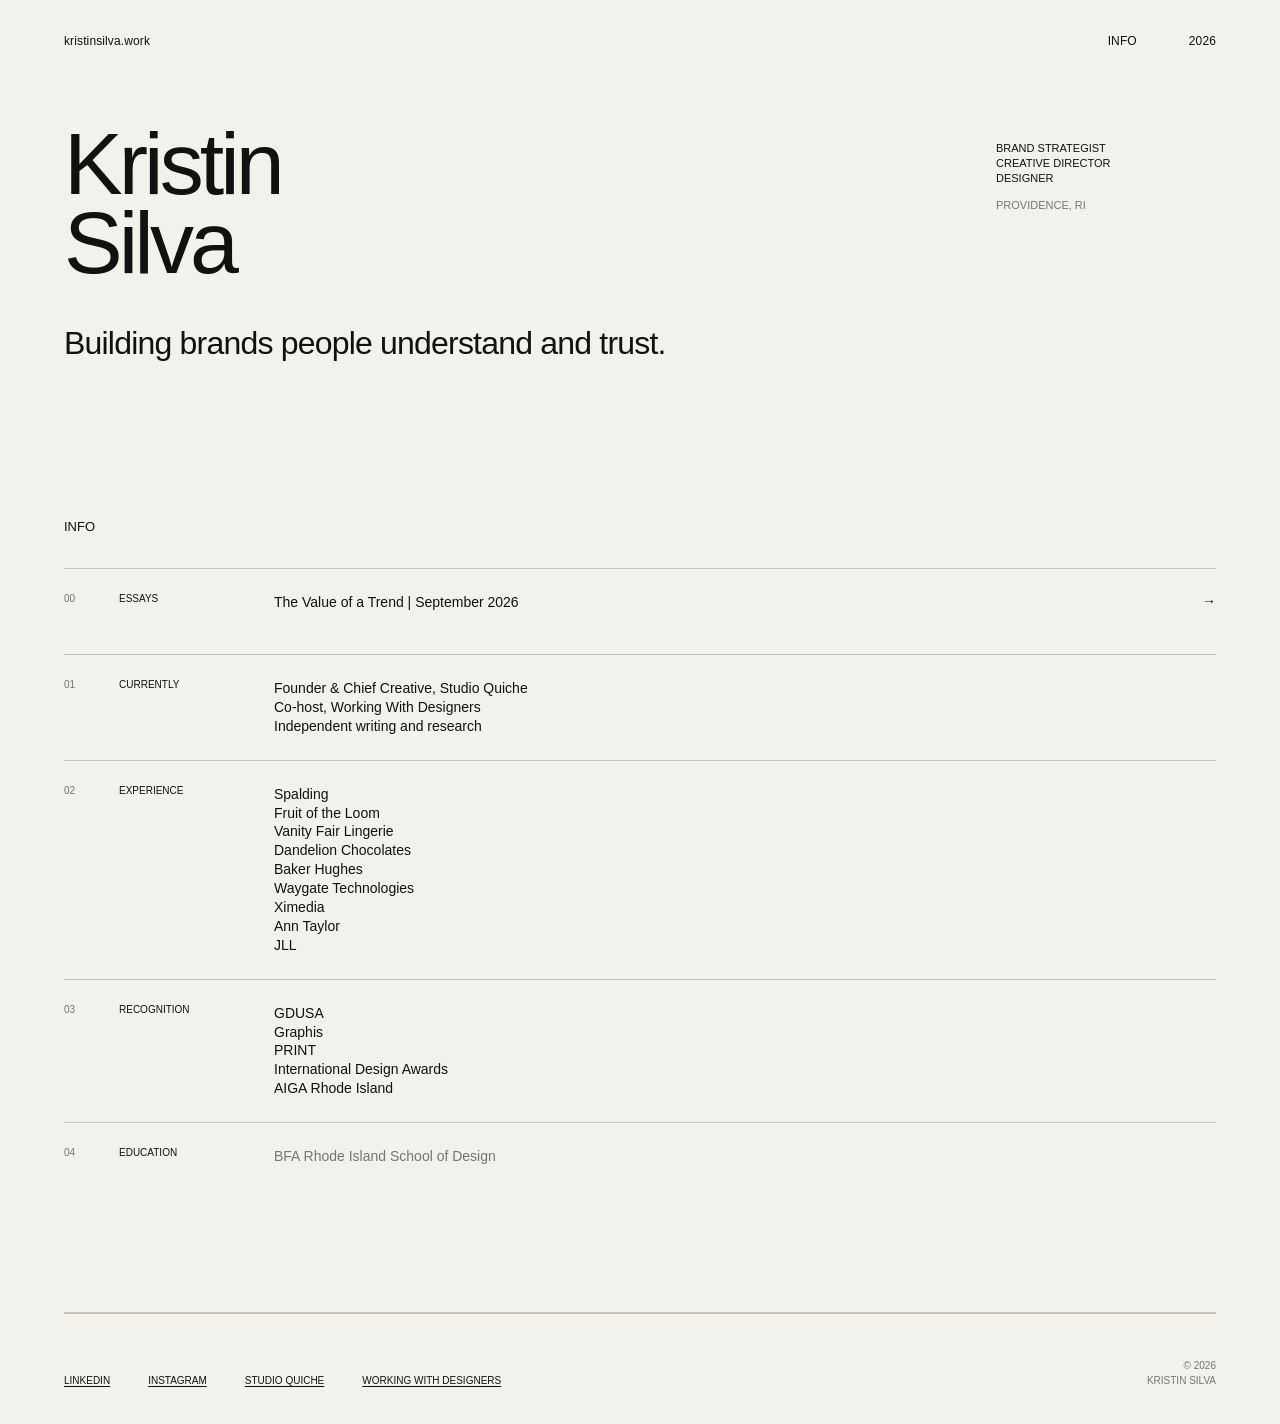
<file: index.html>
<!doctype html>
<html lang="en"><head>
<meta charset="utf-8"><meta name="viewport" content="width=device-width, initial-scale=1">
<meta name="description" content="Kristin Silva — brand strategist, creative director, designer, and independent writer.">
<link rel="preconnect" href="https://api.fontshare.com"><link href="https://api.fontshare.com/v2/css?f[]=switzer@300,400,500&display=swap" rel="stylesheet"><link rel="stylesheet" href="style.css">
<title>Kristin Silva</title></head><body>
<header class="site-header"><a class="wordmark" href="index.html">kristinsilva.work</a><nav><a href="index.html">INFO</a><span>2026</span></nav></header>
<main class="home">
<section class="intro"><div class="intro-main"><h1><span>Kristin</span><span>Silva</span></h1><div class="mobile-credentials"><p>BRAND STRATEGIST<br>CREATIVE DIRECTOR<br>DESIGNER</p><p class="location">PROVIDENCE, RI</p></div><p class="statement">Building brands people understand and trust.</p></div><div class="intro-side"><p>BRAND STRATEGIST<br>CREATIVE DIRECTOR<br>DESIGNER</p><p class="location">PROVIDENCE, RI</p></div></section>
<h2 class="contents-title">INFO</h2>
<section class="bio-list">
<a class="bio-row essay-row" href="essay.html"><span class="num">00</span><span class="label">ESSAYS</span><span class="value">The Value of a Trend | September 2026</span><span class="arrow">→</span></a>
<div class="bio-row"><span class="num">01</span><span class="label">CURRENTLY</span><span class="value">Founder &amp; Chief Creative, Studio Quiche<br>Co-host, Working With Designers<br>Independent writing and research</span></div>
<div class="bio-row"><span class="num">02</span><span class="label">EXPERIENCE</span><span class="value">Spalding<br>Fruit of the Loom<br>Vanity Fair Lingerie<br>Dandelion Chocolates<br>Baker Hughes<br>Waygate Technologies<br>Ximedia<br>Ann Taylor<br>JLL</span></div>
<div class="bio-row"><span class="num">03</span><span class="label">RECOGNITION</span><span class="value">GDUSA<br>Graphis<br>PRINT<br>International Design Awards<br>AIGA Rhode Island</span></div>
<div class="bio-row education"><span class="num">04</span><span class="label">EDUCATION</span><span class="value muted">BFA Rhode Island School of Design</span></div>
</section></main>
<footer class="site-footer"><div class="footer-links"><a href="https://www.linkedin.com/in/silvakristin/">LINKEDIN</a><a href="https://www.instagram.com/studioquiche/">INSTAGRAM</a><a href="https://studioquiche.com/">STUDIO QUICHE</a><a href="https://www.workingwithdesigners.com/">WORKING WITH DESIGNERS</a></div><div class="copyright">© 2026<br>KRISTIN SILVA</div></footer>
</body></html>
</file>
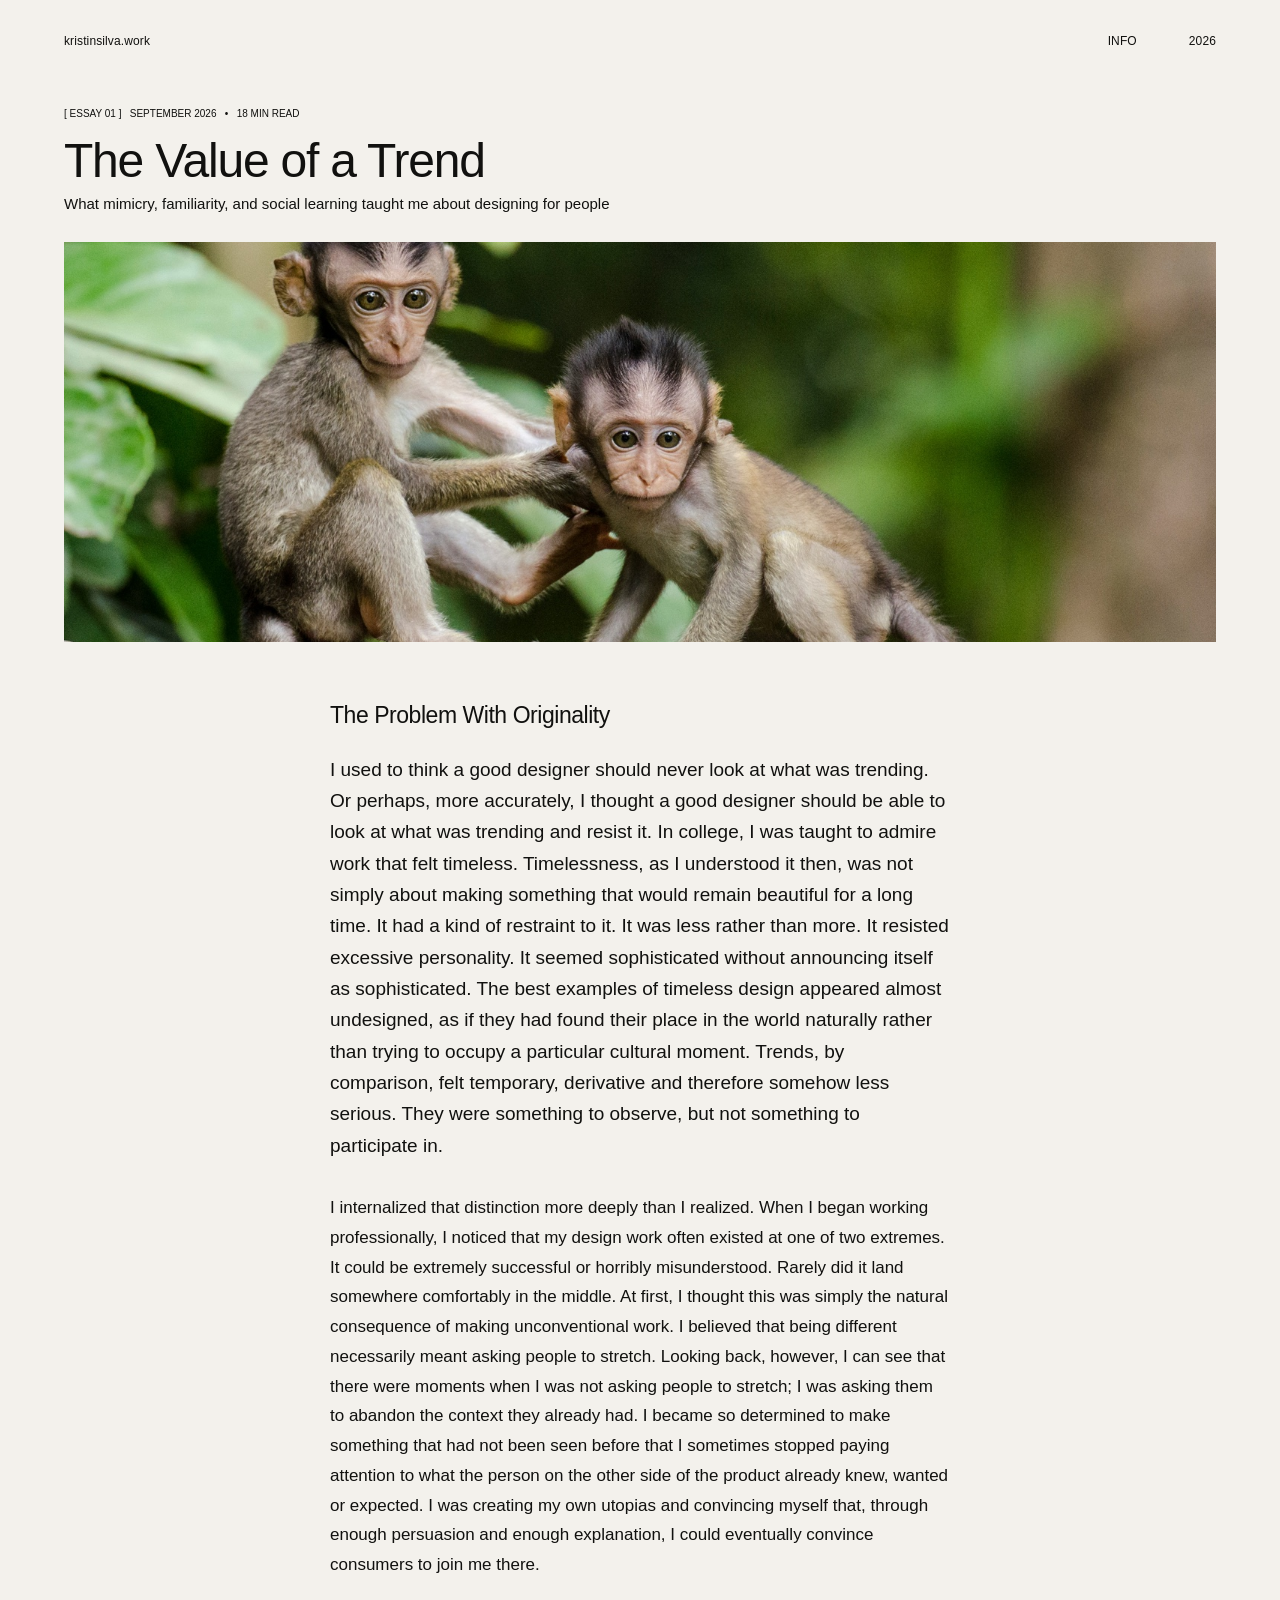
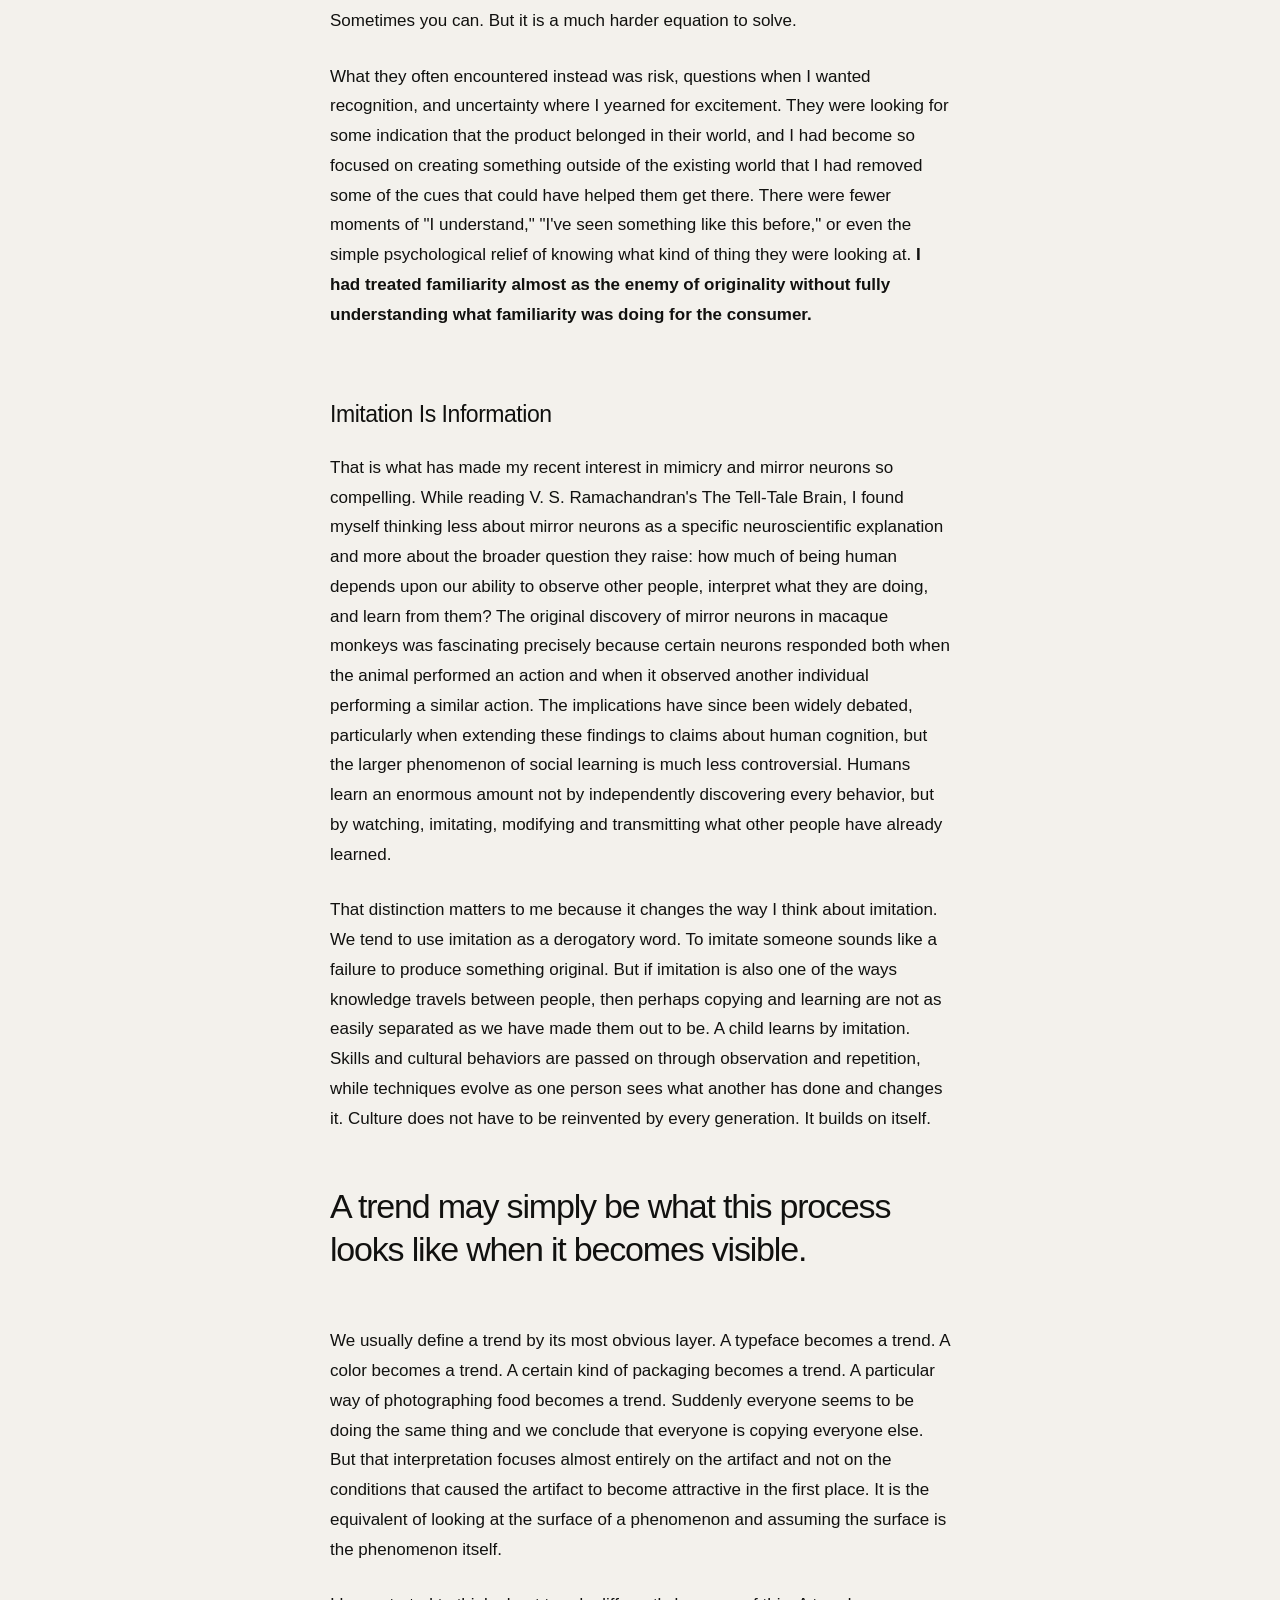
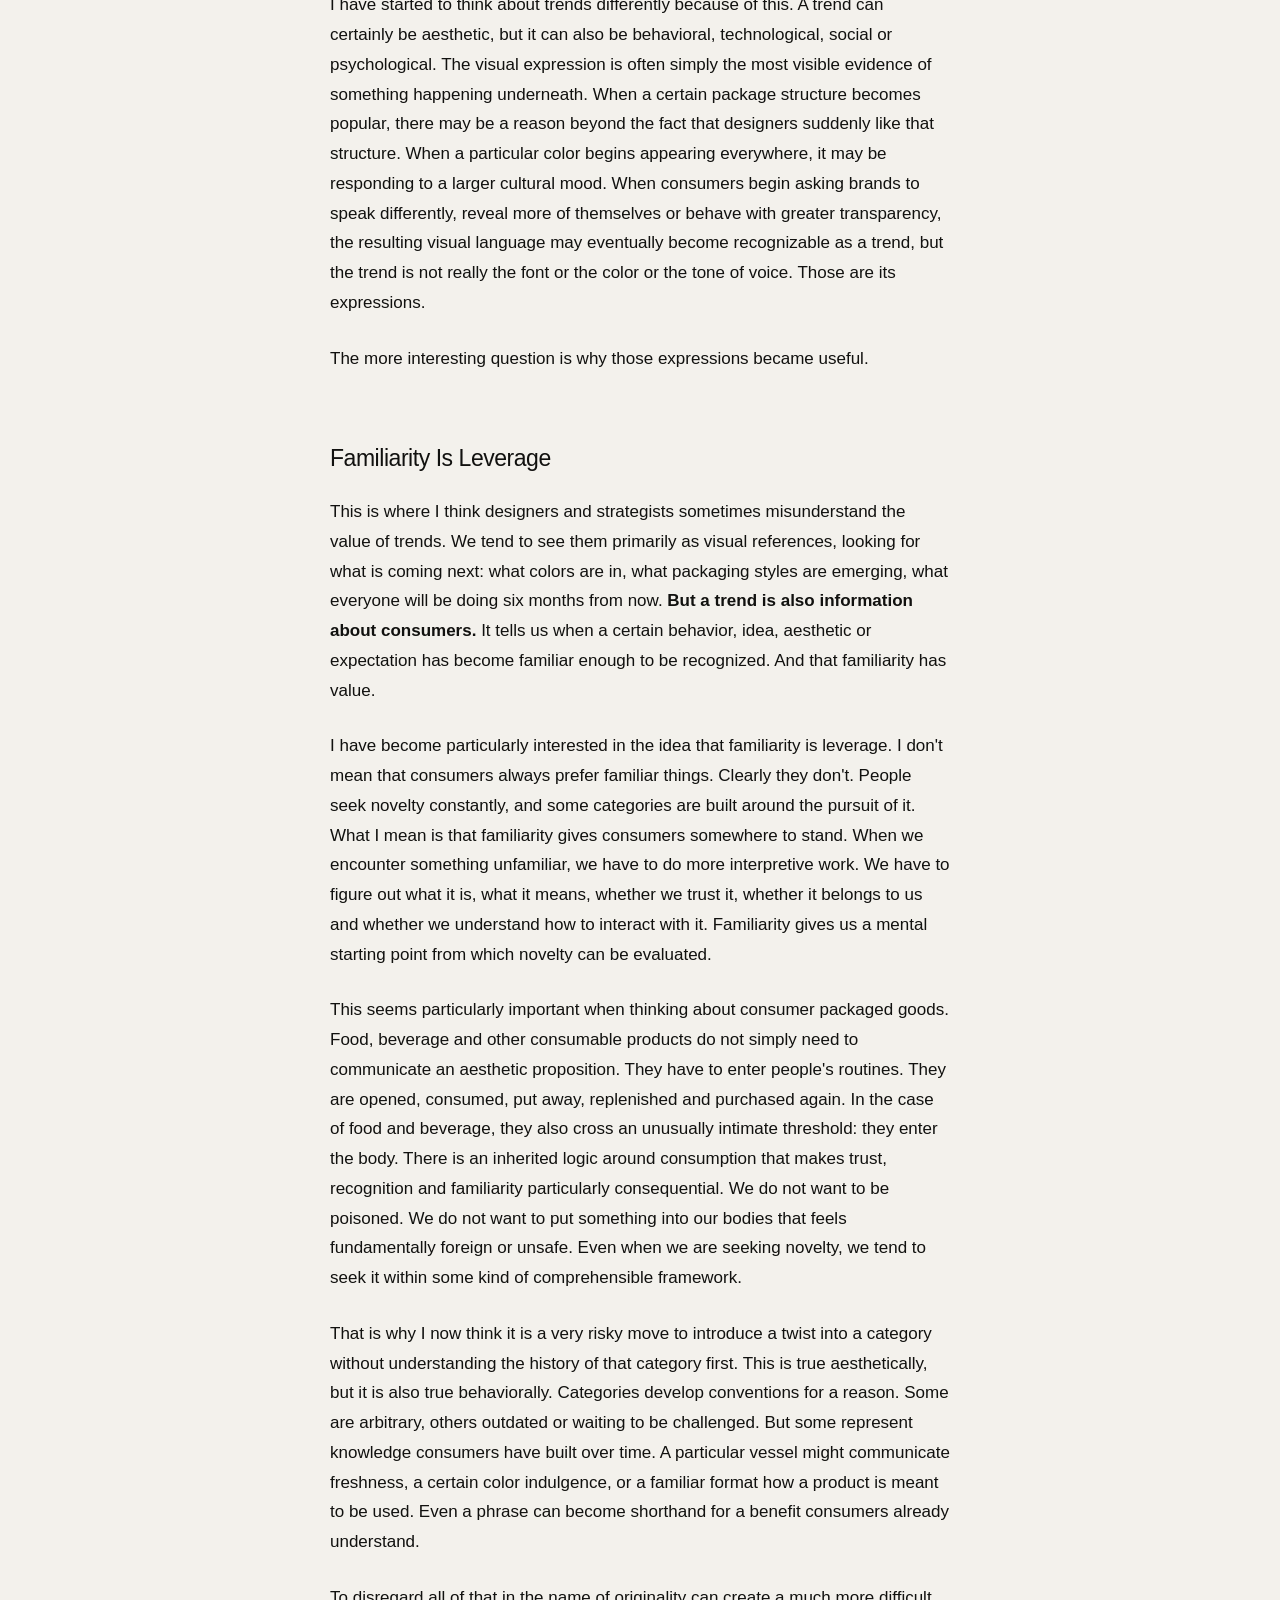
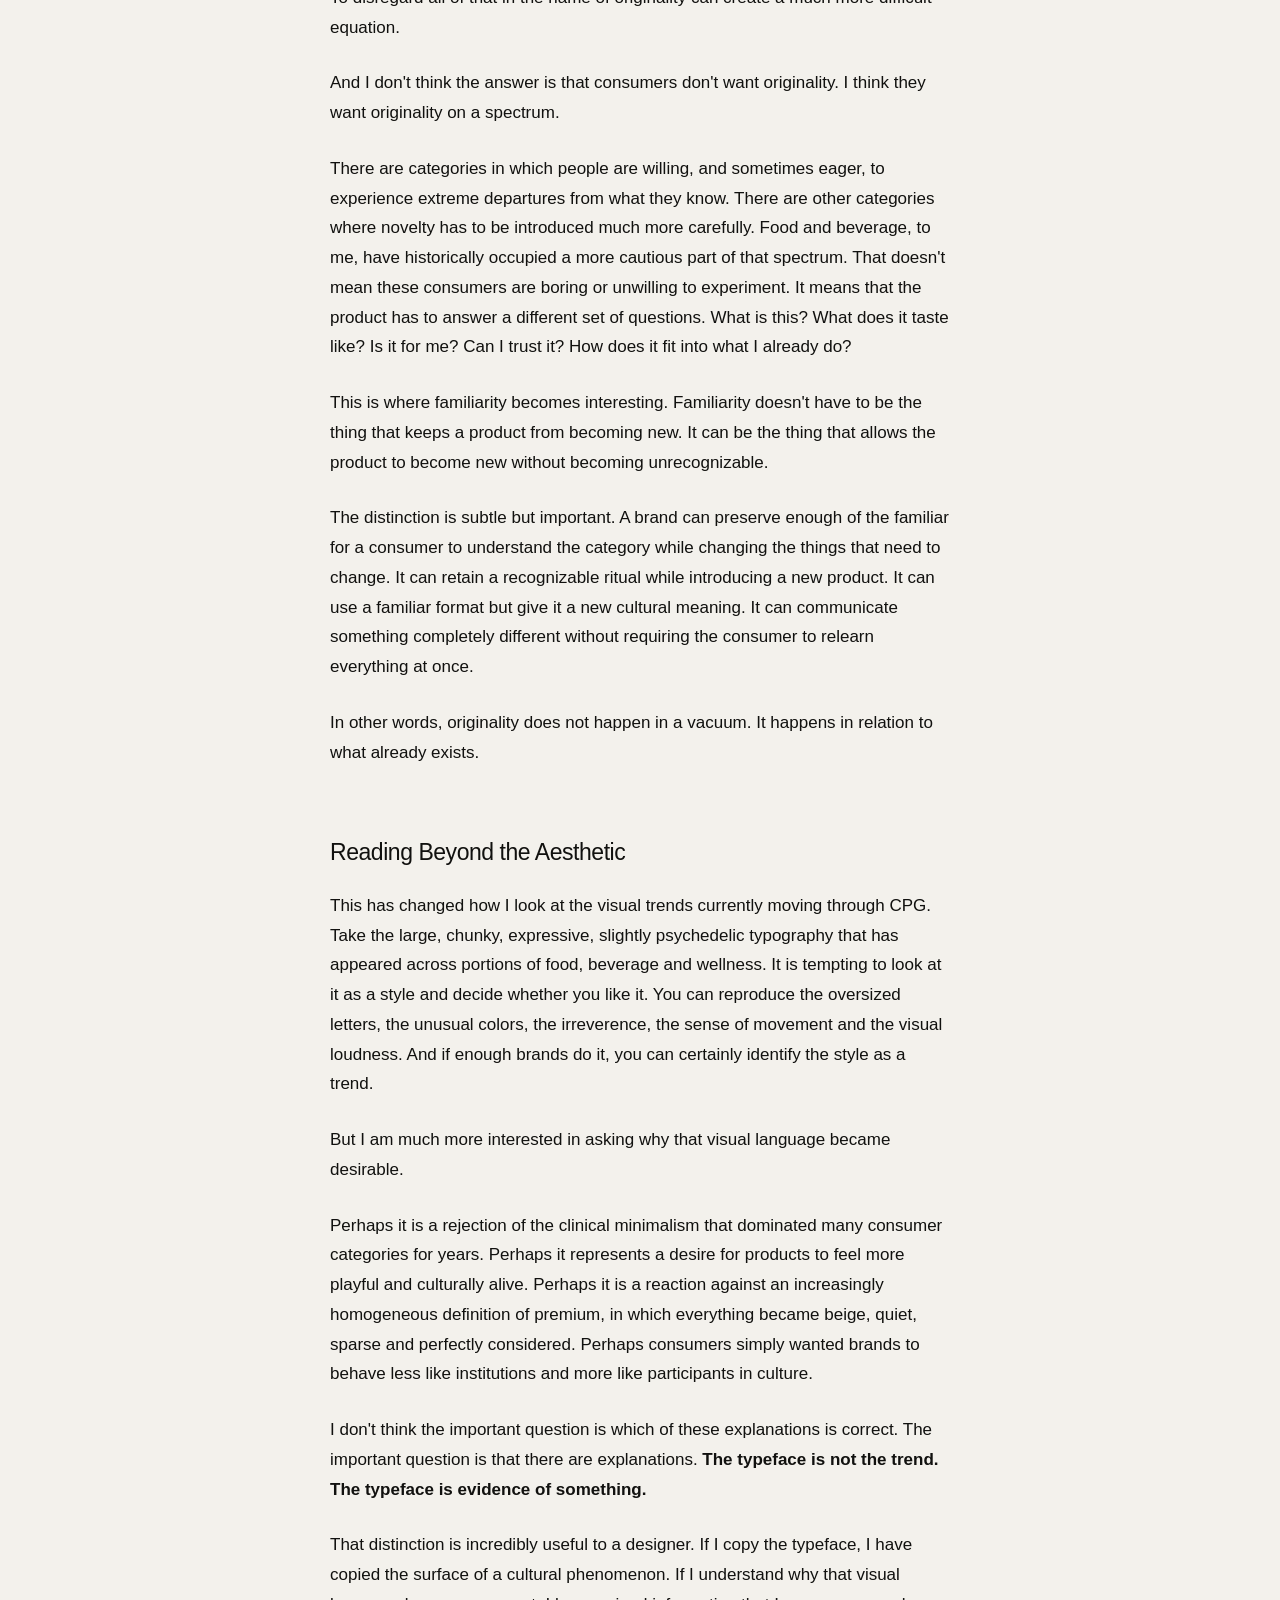
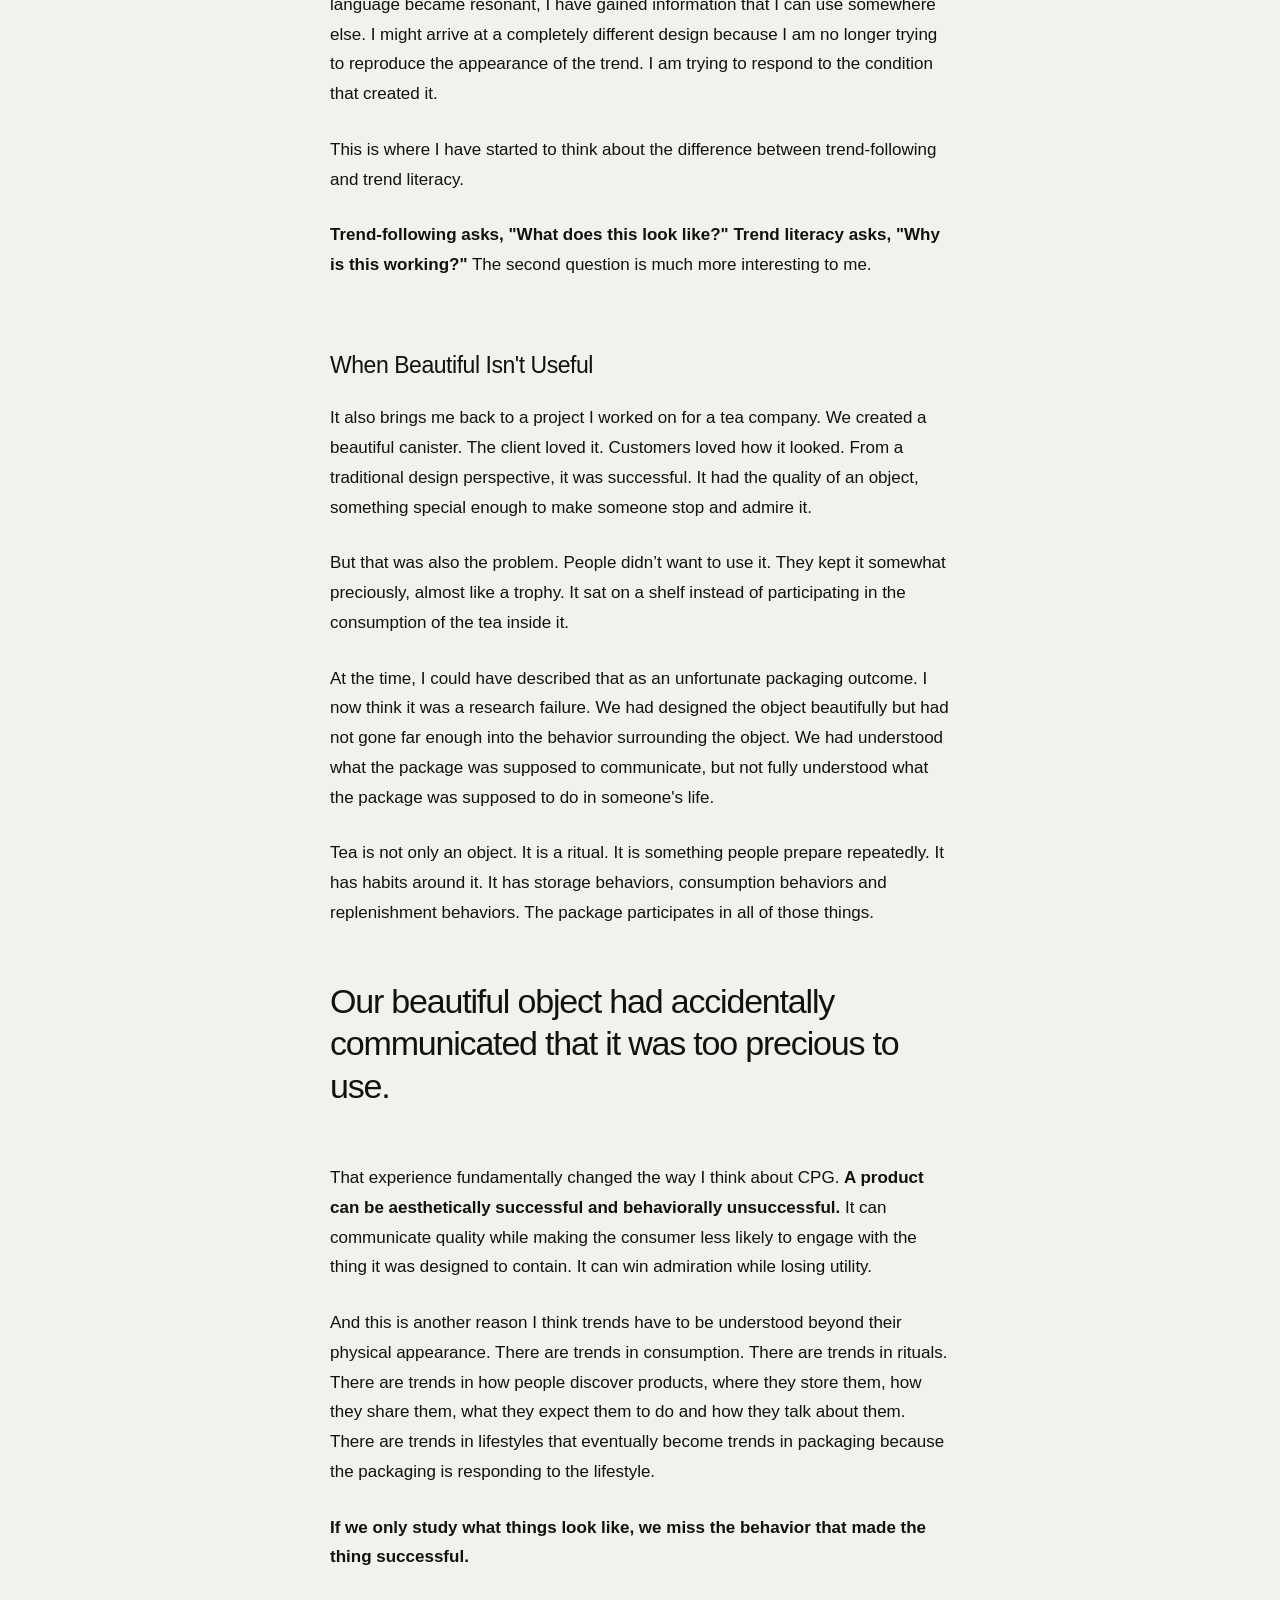
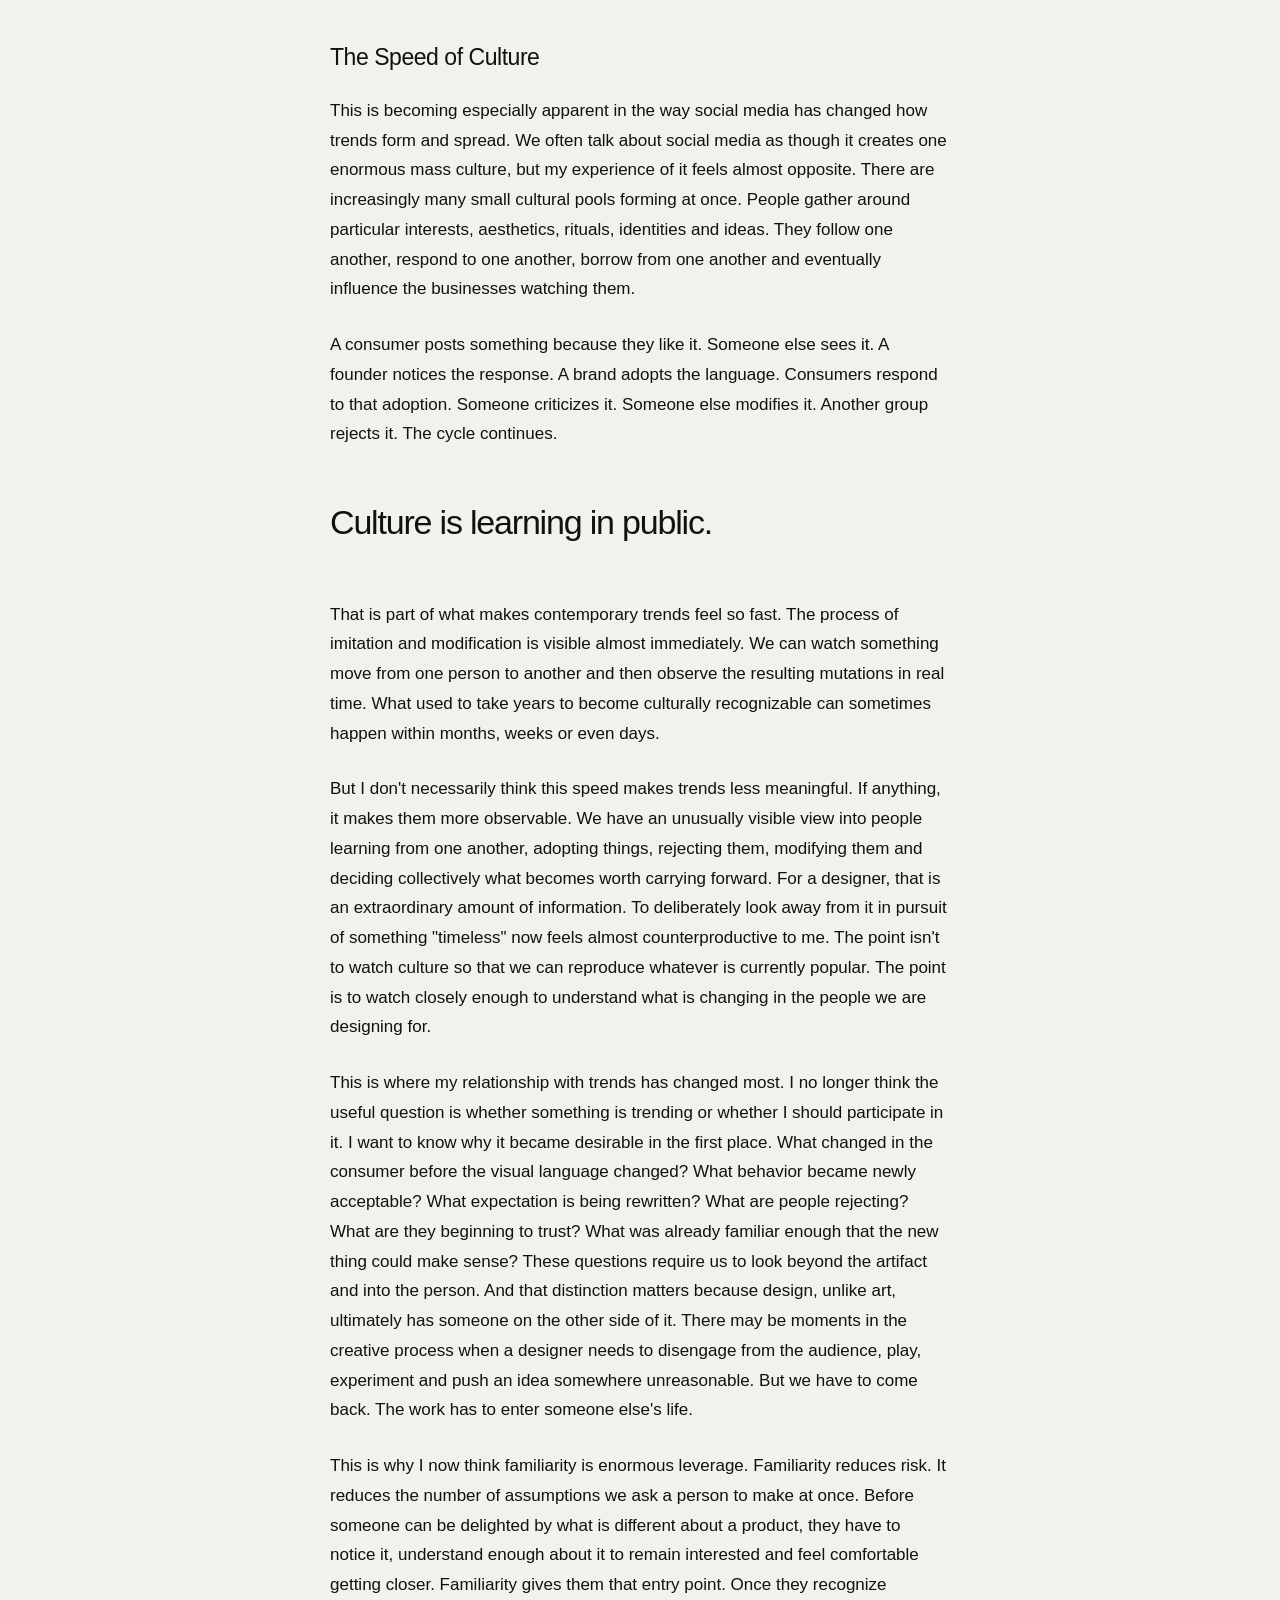
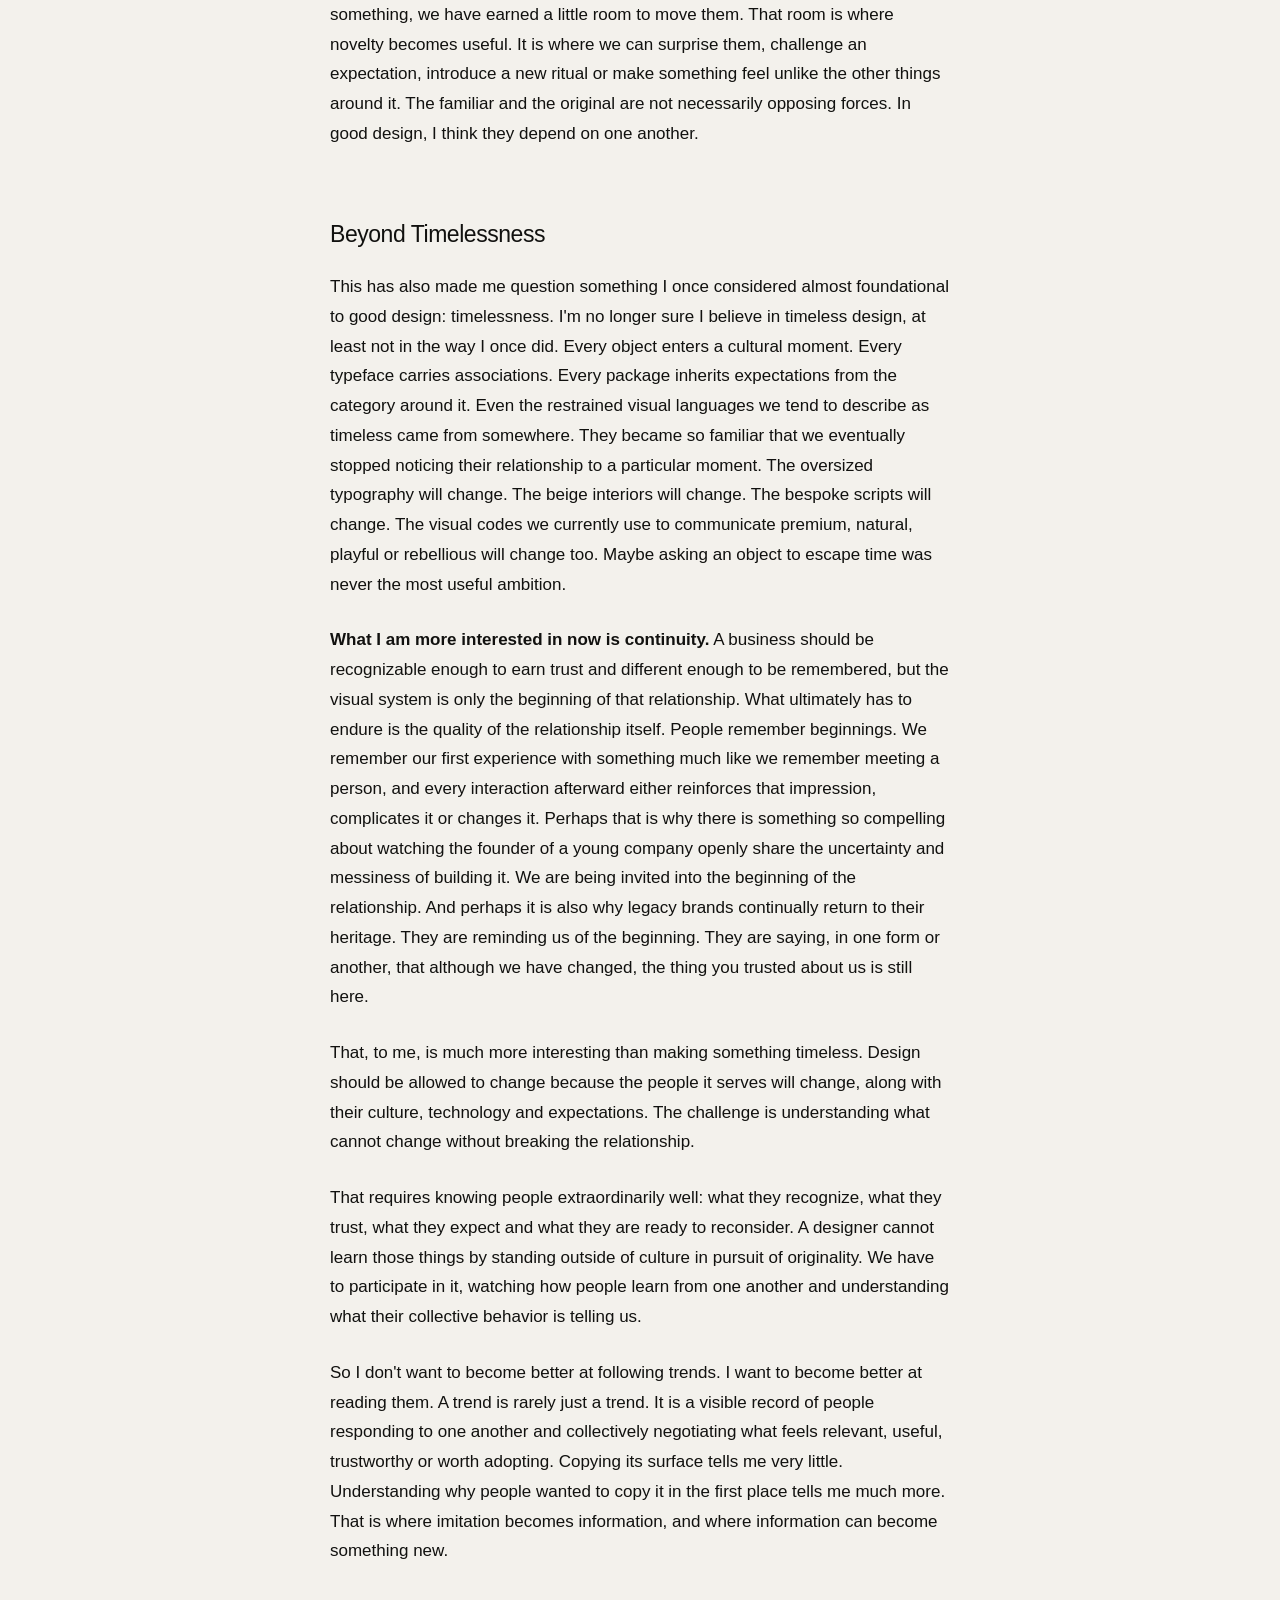
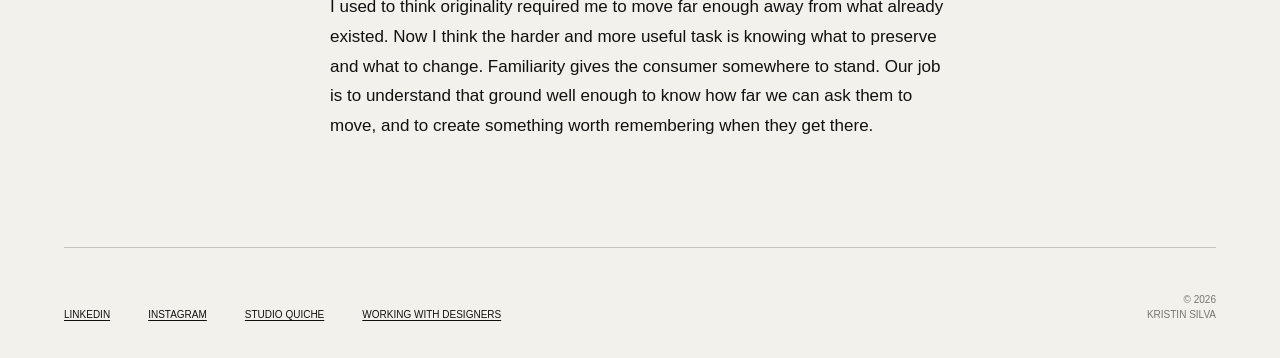
<file: essay.html>
<!doctype html>
<html lang="en">
<head>
<meta charset="utf-8">
<meta name="viewport" content="width=device-width, initial-scale=1">
<meta name="description" content="The Value of a Trend — What mimicry, familiarity, and social learning taught me about designing for people.">
<link rel="preconnect" href="https://api.fontshare.com">
<link href="https://api.fontshare.com/v2/css?f[]=switzer@300,400,500,600&display=swap" rel="stylesheet">
<link rel="stylesheet" href="style.css">
<title>The Value of a Trend — Kristin Silva</title>
</head>
<body>

<header class="site-header">
<a class="wordmark" href="index.html">kristinsilva.work</a>
<nav><a href="index.html">INFO</a><span>2026</span></nav>
</header>

<main class="essay-page">

<div class="essay-meta">[ ESSAY 01 ] &nbsp; SEPTEMBER 2026 &nbsp; • &nbsp; 18 MIN READ</div>

<h1>The Value of a Trend</h1>
<p class="dek">What mimicry, familiarity, and social learning taught me about designing for people</p>

<figure class="hero">
<img src="assets/hero.jpg" alt="Two young macaque monkeys sitting together on a tree branch.">
</figure>

<article class="essay-body">

<h2>The Problem With Originality</h2>

<p class="essay-lead">I used to think a good designer should never look at what was trending. Or perhaps, more accurately, I thought a good designer should be able to look at what was trending and resist it. In college, I was taught to admire work that felt timeless. Timelessness, as I understood it then, was not simply about making something that would remain beautiful for a long time. It had a kind of restraint to it. It was less rather than more. It resisted excessive personality. It seemed sophisticated without announcing itself as sophisticated. The best examples of timeless design appeared almost undesigned, as if they had found their place in the world naturally rather than trying to occupy a particular cultural moment. Trends, by comparison, felt temporary, derivative and therefore somehow less serious. They were something to observe, but not something to participate in.</p>

<p>I internalized that distinction more deeply than I realized. When I began working professionally, I noticed that my design work often existed at one of two extremes. It could be extremely successful or horribly misunderstood. Rarely did it land somewhere comfortably in the middle. At first, I thought this was simply the natural consequence of making unconventional work. I believed that being different necessarily meant asking people to stretch. Looking back, however, I can see that there were moments when I was not asking people to stretch; I was asking them to abandon the context they already had. I became so determined to make something that had not been seen before that I sometimes stopped paying attention to what the person on the other side of the product already knew, wanted or expected. I was creating my own utopias and convincing myself that, through enough persuasion and enough explanation, I could eventually convince consumers to join me there.</p>

<p>Sometimes you can. But it is a much harder equation to solve.</p>

<p>What they often encountered instead was risk, questions when I wanted recognition, and uncertainty where I yearned for excitement. They were looking for some indication that the product belonged in their world, and I had become so focused on creating something outside of the existing world that I had removed some of the cues that could have helped them get there. There were fewer moments of "I understand," "I've seen something like this before," or even the simple psychological relief of knowing what kind of thing they were looking at. <strong>I had treated familiarity almost as the enemy of originality without fully understanding what familiarity was doing for the consumer.</strong></p>

<h2>Imitation Is Information</h2>

<p>That is what has made my recent interest in mimicry and mirror neurons so compelling. While reading V. S. Ramachandran's The Tell-Tale Brain, I found myself thinking less about mirror neurons as a specific neuroscientific explanation and more about the broader question they raise: how much of being human depends upon our ability to observe other people, interpret what they are doing, and learn from them? The original discovery of mirror neurons in macaque monkeys was fascinating precisely because certain neurons responded both when the animal performed an action and when it observed another individual performing a similar action. The implications have since been widely debated, particularly when extending these findings to claims about human cognition, but the larger phenomenon of social learning is much less controversial. Humans learn an enormous amount not by independently discovering every behavior, but by watching, imitating, modifying and transmitting what other people have already learned.</p>

<p>That distinction matters to me because it changes the way I think about imitation. We tend to use imitation as a derogatory word. To imitate someone sounds like a failure to produce something original. But if imitation is also one of the ways knowledge travels between people, then perhaps copying and learning are not as easily separated as we have made them out to be. A child learns by imitation. Skills and cultural behaviors are passed on through observation and repetition, while techniques evolve as one person sees what another has done and changes it. Culture does not have to be reinvented by every generation. It builds on itself.</p>

<blockquote class="pull-quote">A trend may simply be what this process looks like when it becomes visible.</blockquote>

<p>We usually define a trend by its most obvious layer. A typeface becomes a trend. A color becomes a trend. A certain kind of packaging becomes a trend. A particular way of photographing food becomes a trend. Suddenly everyone seems to be doing the same thing and we conclude that everyone is copying everyone else. But that interpretation focuses almost entirely on the artifact and not on the conditions that caused the artifact to become attractive in the first place. It is the equivalent of looking at the surface of a phenomenon and assuming the surface is the phenomenon itself.</p>

<p>I have started to think about trends differently because of this. A trend can certainly be aesthetic, but it can also be behavioral, technological, social or psychological. The visual expression is often simply the most visible evidence of something happening underneath. When a certain package structure becomes popular, there may be a reason beyond the fact that designers suddenly like that structure. When a particular color begins appearing everywhere, it may be responding to a larger cultural mood. When consumers begin asking brands to speak differently, reveal more of themselves or behave with greater transparency, the resulting visual language may eventually become recognizable as a trend, but the trend is not really the font or the color or the tone of voice. Those are its expressions.</p>

<p>The more interesting question is why those expressions became useful.</p>

<h2>Familiarity Is Leverage</h2>

<p>This is where I think designers and strategists sometimes misunderstand the value of trends. We tend to see them primarily as visual references, looking for what is coming next: what colors are in, what packaging styles are emerging, what everyone will be doing six months from now. <strong>But a trend is also information about consumers.</strong> It tells us when a certain behavior, idea, aesthetic or expectation has become familiar enough to be recognized. And that familiarity has value.</p>

<p>I have become particularly interested in the idea that familiarity is leverage. I don't mean that consumers always prefer familiar things. Clearly they don't. People seek novelty constantly, and some categories are built around the pursuit of it. What I mean is that familiarity gives consumers somewhere to stand. When we encounter something unfamiliar, we have to do more interpretive work. We have to figure out what it is, what it means, whether we trust it, whether it belongs to us and whether we understand how to interact with it. Familiarity gives us a mental starting point from which novelty can be evaluated.</p>

<p>This seems particularly important when thinking about consumer packaged goods. Food, beverage and other consumable products do not simply need to communicate an aesthetic proposition. They have to enter people's routines. They are opened, consumed, put away, replenished and purchased again. In the case of food and beverage, they also cross an unusually intimate threshold: they enter the body. There is an inherited logic around consumption that makes trust, recognition and familiarity particularly consequential. We do not want to be poisoned. We do not want to put something into our bodies that feels fundamentally foreign or unsafe. Even when we are seeking novelty, we tend to seek it within some kind of comprehensible framework.</p>

<p>That is why I now think it is a very risky move to introduce a twist into a category without understanding the history of that category first. This is true aesthetically, but it is also true behaviorally. Categories develop conventions for a reason. Some are arbitrary, others outdated or waiting to be challenged. But some represent knowledge consumers have built over time. A particular vessel might communicate freshness, a certain color indulgence, or a familiar format how a product is meant to be used. Even a phrase can become shorthand for a benefit consumers already understand.</p>

<p>To disregard all of that in the name of originality can create a much more difficult equation.</p>

<p>And I don't think the answer is that consumers don't want originality. I think they want originality on a spectrum.</p>

<p>There are categories in which people are willing, and sometimes eager, to experience extreme departures from what they know. There are other categories where novelty has to be introduced much more carefully. Food and beverage, to me, have historically occupied a more cautious part of that spectrum. That doesn't mean these consumers are boring or unwilling to experiment. It means that the product has to answer a different set of questions. What is this? What does it taste like? Is it for me? Can I trust it? How does it fit into what I already do?</p>

<p>This is where familiarity becomes interesting. Familiarity doesn't have to be the thing that keeps a product from becoming new. It can be the thing that allows the product to become new without becoming unrecognizable.</p>

<p>The distinction is subtle but important. A brand can preserve enough of the familiar for a consumer to understand the category while changing the things that need to change. It can retain a recognizable ritual while introducing a new product. It can use a familiar format but give it a new cultural meaning. It can communicate something completely different without requiring the consumer to relearn everything at once.</p>

<p>In other words, originality does not happen in a vacuum. It happens in relation to what already exists.</p>

<h2>Reading Beyond the Aesthetic</h2>

<p>This has changed how I look at the visual trends currently moving through CPG. Take the large, chunky, expressive, slightly psychedelic typography that has appeared across portions of food, beverage and wellness. It is tempting to look at it as a style and decide whether you like it. You can reproduce the oversized letters, the unusual colors, the irreverence, the sense of movement and the visual loudness. And if enough brands do it, you can certainly identify the style as a trend.</p>

<p>But I am much more interested in asking why that visual language became desirable.</p>

<p>Perhaps it is a rejection of the clinical minimalism that dominated many consumer categories for years. Perhaps it represents a desire for products to feel more playful and culturally alive. Perhaps it is a reaction against an increasingly homogeneous definition of premium, in which everything became beige, quiet, sparse and perfectly considered. Perhaps consumers simply wanted brands to behave less like institutions and more like participants in culture.</p>

<p>I don't think the important question is which of these explanations is correct. The important question is that there are explanations. <strong>The typeface is not the trend. The typeface is evidence of something.</strong></p>

<p>That distinction is incredibly useful to a designer. If I copy the typeface, I have copied the surface of a cultural phenomenon. If I understand why that visual language became resonant, I have gained information that I can use somewhere else. I might arrive at a completely different design because I am no longer trying to reproduce the appearance of the trend. I am trying to respond to the condition that created it.</p>

<p>This is where I have started to think about the difference between trend-following and trend literacy.</p>

<p><strong>Trend-following asks, "What does this look like?" Trend literacy asks, "Why is this working?"</strong> The second question is much more interesting to me.</p>

<h2>When Beautiful Isn't Useful</h2>

<p>It also brings me back to a project I worked on for a tea company. We created a beautiful canister. The client loved it. Customers loved how it looked. From a traditional design perspective, it was successful. It had the quality of an object, something special enough to make someone stop and admire it.</p>

<p>But that was also the problem. People didn’t want to use it. They kept it somewhat preciously, almost like a trophy. It sat on a shelf instead of participating in the consumption of the tea inside it.</p>

<p>At the time, I could have described that as an unfortunate packaging outcome. I now think it was a research failure. We had designed the object beautifully but had not gone far enough into the behavior surrounding the object. We had understood what the package was supposed to communicate, but not fully understood what the package was supposed to do in someone's life.</p>

<p>Tea is not only an object. It is a ritual. It is something people prepare repeatedly. It has habits around it. It has storage behaviors, consumption behaviors and replenishment behaviors. The package participates in all of those things.</p>

<blockquote class="pull-quote">Our beautiful object had accidentally communicated that it was too precious to use.</blockquote>

<p>That experience fundamentally changed the way I think about CPG. <strong>A product can be aesthetically successful and behaviorally unsuccessful.</strong> It can communicate quality while making the consumer less likely to engage with the thing it was designed to contain. It can win admiration while losing utility.</p>

<p>And this is another reason I think trends have to be understood beyond their physical appearance. There are trends in consumption. There are trends in rituals. There are trends in how people discover products, where they store them, how they share them, what they expect them to do and how they talk about them. There are trends in lifestyles that eventually become trends in packaging because the packaging is responding to the lifestyle.</p>

<p><strong>If we only study what things look like, we miss the behavior that made the thing successful.</strong></p>

<h2>The Speed of Culture</h2>

<p>This is becoming especially apparent in the way social media has changed how trends form and spread. We often talk about social media as though it creates one enormous mass culture, but my experience of it feels almost opposite. There are increasingly many small cultural pools forming at once. People gather around particular interests, aesthetics, rituals, identities and ideas. They follow one another, respond to one another, borrow from one another and eventually influence the businesses watching them.</p>

<p>A consumer posts something because they like it. Someone else sees it. A founder notices the response. A brand adopts the language. Consumers respond to that adoption. Someone criticizes it. Someone else modifies it. Another group rejects it. The cycle continues.</p>

<blockquote class="pull-quote">Culture is learning in public.</blockquote>

<p>That is part of what makes contemporary trends feel so fast. The process of imitation and modification is visible almost immediately. We can watch something move from one person to another and then observe the resulting mutations in real time. What used to take years to become culturally recognizable can sometimes happen within months, weeks or even days.</p>

<p>But I don't necessarily think this speed makes trends less meaningful. If anything, it makes them more observable. We have an unusually visible view into people learning from one another, adopting things, rejecting them, modifying them and deciding collectively what becomes worth carrying forward. For a designer, that is an extraordinary amount of information. To deliberately look away from it in pursuit of something "timeless" now feels almost counterproductive to me. The point isn't to watch culture so that we can reproduce whatever is currently popular. The point is to watch closely enough to understand what is changing in the people we are designing for.</p>

<p>This is where my relationship with trends has changed most. I no longer think the useful question is whether something is trending or whether I should participate in it. I want to know why it became desirable in the first place. What changed in the consumer before the visual language changed? What behavior became newly acceptable? What expectation is being rewritten? What are people rejecting? What are they beginning to trust? What was already familiar enough that the new thing could make sense? These questions require us to look beyond the artifact and into the person. And that distinction matters because design, unlike art, ultimately has someone on the other side of it. There may be moments in the creative process when a designer needs to disengage from the audience, play, experiment and push an idea somewhere unreasonable. But we have to come back. The work has to enter someone else's life.</p>

<p>This is why I now think familiarity is enormous leverage. Familiarity reduces risk. It reduces the number of assumptions we ask a person to make at once. Before someone can be delighted by what is different about a product, they have to notice it, understand enough about it to remain interested and feel comfortable getting closer. Familiarity gives them that entry point. Once they recognize something, we have earned a little room to move them. That room is where novelty becomes useful. It is where we can surprise them, challenge an expectation, introduce a new ritual or make something feel unlike the other things around it. The familiar and the original are not necessarily opposing forces. In good design, I think they depend on one another.</p>

<h2>Beyond Timelessness</h2>

<p>This has also made me question something I once considered almost foundational to good design: timelessness. I'm no longer sure I believe in timeless design, at least not in the way I once did. Every object enters a cultural moment. Every typeface carries associations. Every package inherits expectations from the category around it. Even the restrained visual languages we tend to describe as timeless came from somewhere. They became so familiar that we eventually stopped noticing their relationship to a particular moment. The oversized typography will change. The beige interiors will change. The bespoke scripts will change. The visual codes we currently use to communicate premium, natural, playful or rebellious will change too. Maybe asking an object to escape time was never the most useful ambition.</p>

<p><strong>What I am more interested in now is continuity.</strong> A business should be recognizable enough to earn trust and different enough to be remembered, but the visual system is only the beginning of that relationship. What ultimately has to endure is the quality of the relationship itself. People remember beginnings. We remember our first experience with something much like we remember meeting a person, and every interaction afterward either reinforces that impression, complicates it or changes it. Perhaps that is why there is something so compelling about watching the founder of a young company openly share the uncertainty and messiness of building it. We are being invited into the beginning of the relationship. And perhaps it is also why legacy brands continually return to their heritage. They are reminding us of the beginning. They are saying, in one form or another, that although we have changed, the thing you trusted about us is still here.</p>

<p>That, to me, is much more interesting than making something timeless. Design should be allowed to change because the people it serves will change, along with their culture, technology and expectations. The challenge is understanding what cannot change without breaking the relationship.</p>

<p>That requires knowing people extraordinarily well: what they recognize, what they trust, what they expect and what they are ready to reconsider. A designer cannot learn those things by standing outside of culture in pursuit of originality. We have to participate in it, watching how people learn from one another and understanding what their collective behavior is telling us.</p>

<p>So I don't want to become better at following trends. I want to become better at reading them. A trend is rarely just a trend. It is a visible record of people responding to one another and collectively negotiating what feels relevant, useful, trustworthy or worth adopting. Copying its surface tells me very little. Understanding why people wanted to copy it in the first place tells me much more. That is where imitation becomes information, and where information can become something new.</p>

<p>I used to think originality required me to move far enough away from what already existed. Now I think the harder and more useful task is knowing what to preserve and what to change. Familiarity gives the consumer somewhere to stand. Our job is to understand that ground well enough to know how far we can ask them to move, and to create something worth remembering when they get there.</p>

</article>
</main>

<footer class="site-footer">
<div class="footer-links">
<a href="https://www.linkedin.com/in/silvakristin/">LINKEDIN</a>
<a href="https://www.instagram.com/studioquiche/">INSTAGRAM</a>
<a href="https://studioquiche.com/">STUDIO QUICHE</a>
<a href="https://www.workingwithdesigners.com/">WORKING WITH DESIGNERS</a>
</div>
<div class="copyright">© 2026<br>KRISTIN SILVA</div>
</footer>

</body>
</html>
</file>
<file: style.css>
*{box-sizing:border-box}:root{--paper:#f3f1ec;--ink:#11110f;--muted:#77756f;--rule:#c8c4bb}html{background:var(--paper);color:var(--ink)}body{margin:0;background:var(--paper);font-family:"Switzer",Arial,Helvetica,sans-serif;font-weight:400}a{color:inherit;text-decoration:none}.site-header{height:88px;padding:34px 5vw 0;display:flex;justify-content:space-between;align-items:flex-start;font-size:12px;letter-spacing:.01em}.site-header nav{display:flex;gap:52px}.home{padding:36px 5vw 0}.intro{display:grid;grid-template-columns:1fr 220px;min-height:395px}.intro h1{font-size:88px;font-weight:400;line-height:.9;letter-spacing:-.045em;margin:0}.intro h1 span{display:block}.statement{font-size:32px;line-height:1.05;letter-spacing:-.025em;margin:45px 0 0}.intro-side{font-size:11px;line-height:1.35;padding-top:6px}.location{color:var(--muted);margin-top:12px}.mobile-credentials{display:none}.contents-title{font-size:13px;font-weight:400;margin:0 0 34px}.bio-list{border-top:1px solid var(--rule)}.bio-row{display:grid;grid-template-columns:55px 155px 1fr 25px;border-bottom:1px solid var(--rule);padding:24px 0;min-height:86px}.bio-row .num,.bio-row .label{font-size:10px}.bio-row .num{color:var(--muted)}.bio-row .value{font-size:14px;line-height:1.35}.bio-row .arrow{text-align:right;font-size:14px}.bio-row.education{min-height:190px}.muted{color:var(--muted)}.site-footer{margin:0 5vw;padding:44px 0 36px;border-top:1px solid var(--rule);display:flex;justify-content:space-between;align-items:flex-end;font-size:10px;line-height:1.5}.footer-links{display:flex;gap:38px;text-decoration:underline;text-underline-offset:2px}.copyright{text-align:right;color:var(--muted)}
/* Essay */.essay-page{padding:20px 5vw 80px}.essay-meta{font-size:10px;margin-bottom:18px}.essay-page>h1{font-size:48px;font-weight:400;line-height:1;margin:0 0 8px;letter-spacing:-.025em}.dek{font-size:15px;line-height:1.4;margin:0 0 28px}.hero{margin:0 0 60px}.hero img{display:block;width:100%;height:400px;object-fit:cover;object-position:center 43%}.essay-body{width:min(620px,100%);margin:0 auto;font-size:17px;line-height:1.75}.essay-body h2{font-size:23px;line-height:1.2;font-weight:500;letter-spacing:-.02em;margin:72px 0 24px}.essay-body h2:first-child{margin-top:0}.essay-body p{margin:0 0 26px}.essay-body .essay-lead{font-size:19px;line-height:1.65;margin-bottom:32px}.essay-body strong{font-weight:600}.essay-body .pull-quote{font-size:34px;line-height:1.25;font-weight:300;letter-spacing:-.035em;margin:52px 0 56px;padding:0;border:0}.essay-body .pull-quote:first-letter{font-weight:300}
@media(max-width:700px){.site-header{height:62px;padding:22px 22px 0;font-size:11px}.site-header nav{gap:28px}.home{padding:10px 22px 0}.intro{display:block;min-height:0}.intro h1{font-size:58px;line-height:.82;letter-spacing:-.045em;margin:0 0 28px}.intro h1 span{display:block}.intro-side{display:none}.mobile-credentials{display:block;font-size:11px;line-height:1.4;margin-bottom:28px}.mobile-credentials p{margin:0}.mobile-credentials .location{margin-top:12px}.statement{font-size:27px;line-height:1.12;margin:0;max-width:320px}.contents-title{font-size:11px;margin:60px 0 18px}.bio-row{display:grid;grid-template-columns:minmax(0,1fr) auto;padding:18px 0;min-height:0;column-gap:12px}.bio-row .label{grid-column:2;grid-row:1;text-align:right;font-size:10px;justify-self:end;white-space:nowrap}.bio-row .num{grid-column:1;grid-row:1;font-size:10px;text-align:left}.bio-row .value{grid-column:1/-1;grid-row:2;font-size:16px;line-height:1.3;margin-top:12px;padding-right:0}.bio-row .arrow{grid-column:2;grid-row:2;font-size:15px;text-align:right;justify-self:end}.bio-row.education{min-height:66px}.site-footer{margin:38px 22px 0;padding:20px 0 26px;font-size:10px;display:grid;grid-template-columns:1fr 1fr;gap:28px}.footer-links{display:grid;grid-template-columns:1fr 1fr;gap:8px 24px;grid-column:1/-1}.copyright{grid-column:1/-1;display:flex;justify-content:space-between;text-align:left}.essay-page{padding:12px 22px 36px}.essay-meta{font-size:10px;line-height:1.35;margin-bottom:18px;max-width:190px}.essay-page>h1{font-size:49px;line-height:.9;max-width:250px;margin-bottom:8px}.dek{font-size:16px;line-height:1.3;max-width:320px;margin-bottom:20px}.hero{margin:0 -22px 40px}.hero img{height:230px;object-fit:cover;object-position:center 43%}.essay-body{width:100%;font-size:16px;line-height:1.65}.essay-body h2{font-size:21px;line-height:1.2;margin:52px 0 20px}.essay-body h2:first-child{margin-top:0}.essay-body .essay-lead{font-size:17px;line-height:1.6;margin-bottom:26px}.essay-body p{margin-bottom:22px}.essay-body .pull-quote{font-size:29px;line-height:1.25;margin:38px 0 40px}.essay-page+.site-footer{margin-top:0}}
@media(min-width:1400px){.intro h1{font-size:106px}.statement{font-size:38px}}
</file>
